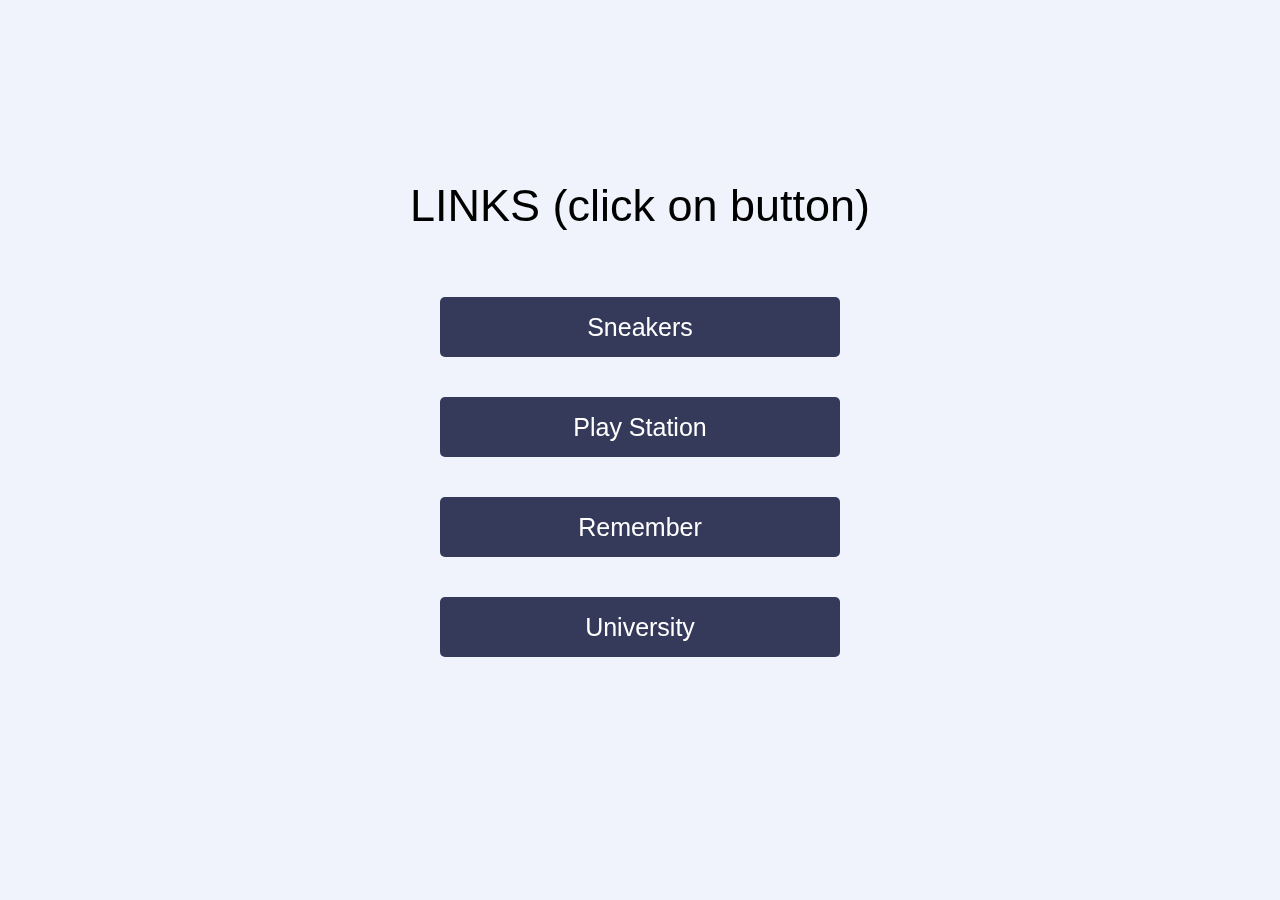
<file: index.html>
<!DOCTYPE html>
<html lang="en">
	<head>
		<meta charset="UTF-8" />
		<meta http-equiv="X-UA-Compatible" content="IE=edge" />
		<meta name="viewport" content="width=device-width, initial-scale=1.0" />
		<link rel="stylesheet" href="styles.css" />
		<title>Document</title>
	</head>
	<body>
		<div class="container">
			<div class="buttonLinks">
				<p class="title">LINKS (click on button)</p>
				<button onclick="document.location='./websites/sneakers/sneakers.html'">
					Sneakers
				</button>
				<button
					onclick="document.location='./websites/playstation/playstation.html'"
				>
					Play Station
				</button>
				<button onclick="document.location='./websites/remember/remember.html'">
					Remember
				</button>
				<button
					onclick="document.location='./websites/university/university.html'"
				>
					University
				</button>
			</div>
		</div>
	</body>
</html>
</file>
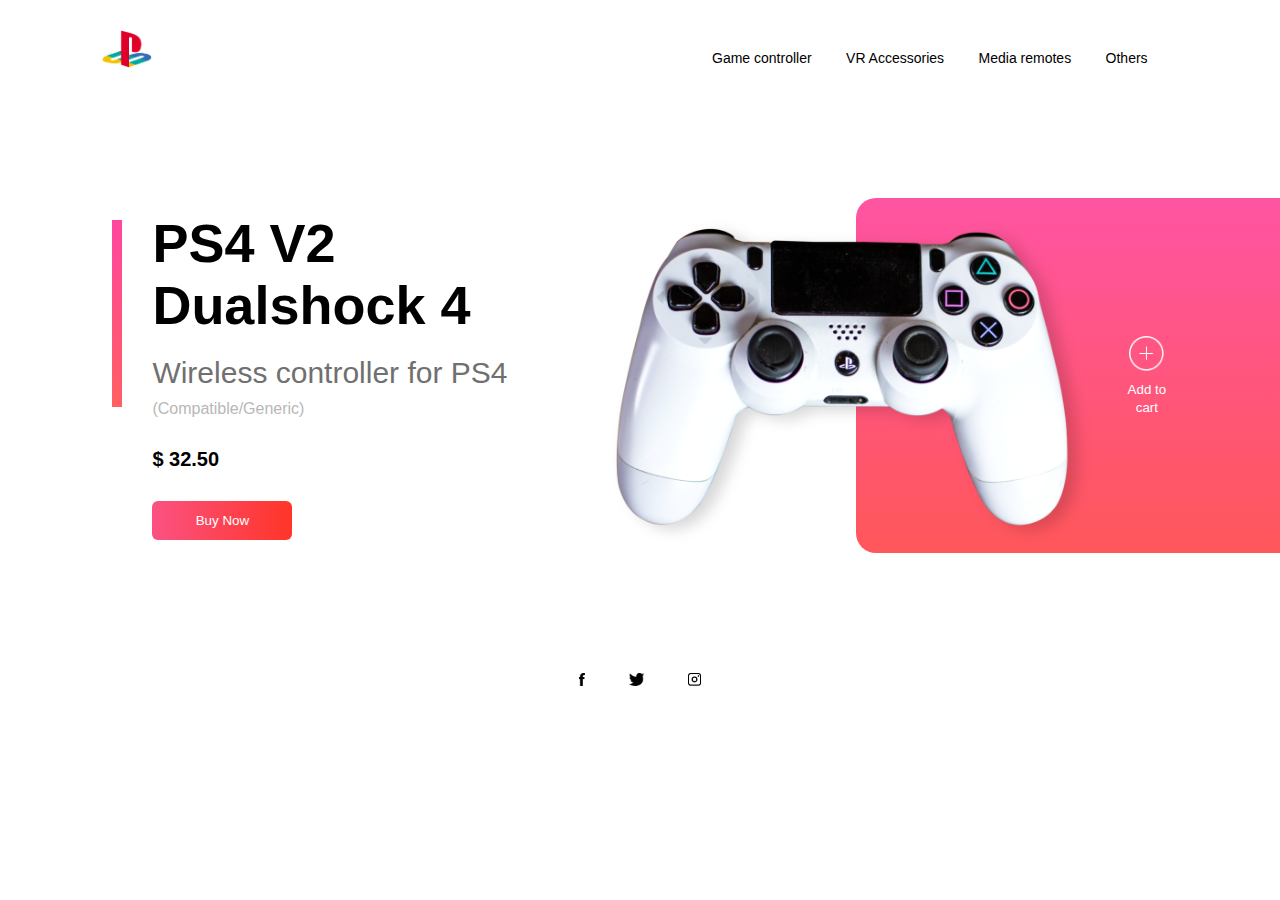
<file: websites/playstation/playstation.html>
<!DOCTYPE html>
<html lang="en">
	<head>
		<meta charset="UTF-8" />
		<meta http-equiv="X-UA-Compatible" content="IE=edge" />
		<meta name="viewport" content="width=device-width, initial-scale=1.0" />
		<link rel="stylesheet" href="style.css" />
		<title>PlayStation</title>
	</head>
	<body>
		<div class="container">
			<div class="navbar">
				<img src="img/logo.png" class="logo" />
				<nav>
					<ul id="menuList">
						<li><a href="">Game controller</a></li>
						<li><a href="">VR Accessories</a></li>
						<li><a href="">Media remotes</a></li>
						<li><a href="">Others</a></li>
					</ul>
				</nav>
				<img src="img/menu.png" class="menu-icon" onclick="toggleMenu()" />
			</div>
			<div class="row">
				<div class="col-1">
					<h2>PS4 V2<br />Dualshock 4</h2>
					<h3>Wireless controller for PS4</h3>
					<p>(Compatible/Generic)</p>
					<h4>$ 32.50</h4>
					<button type="button">Buy Now <img src="img/arrow.png" /></button>
				</div>
				<div class="col-2">
					<img src="img/controller.png" class="controller" />
					<div class="color-box"></div>
					<div class="add-btn">
						<img src="img/add.png" alt="" />
						<p><small>Add to cart</small></p>
					</div>
				</div>
			</div>
			<div class="social-links">
				<img src="img/fb.png" />
				<img src="img/tw.png" />
				<img src="img/ig.png" />
			</div>
		</div>
		<script>
			const menuList = document.getElementById('menuList')
			menuList.style.height = '0px'

			function toggleMenu() {
				if (menuList.style.height === '0px') {
					menuList.style.height = '130px'
				} else {
					menuList.style.height = '0px'
				}
			}
		</script>
	</body>
</html>
</file>
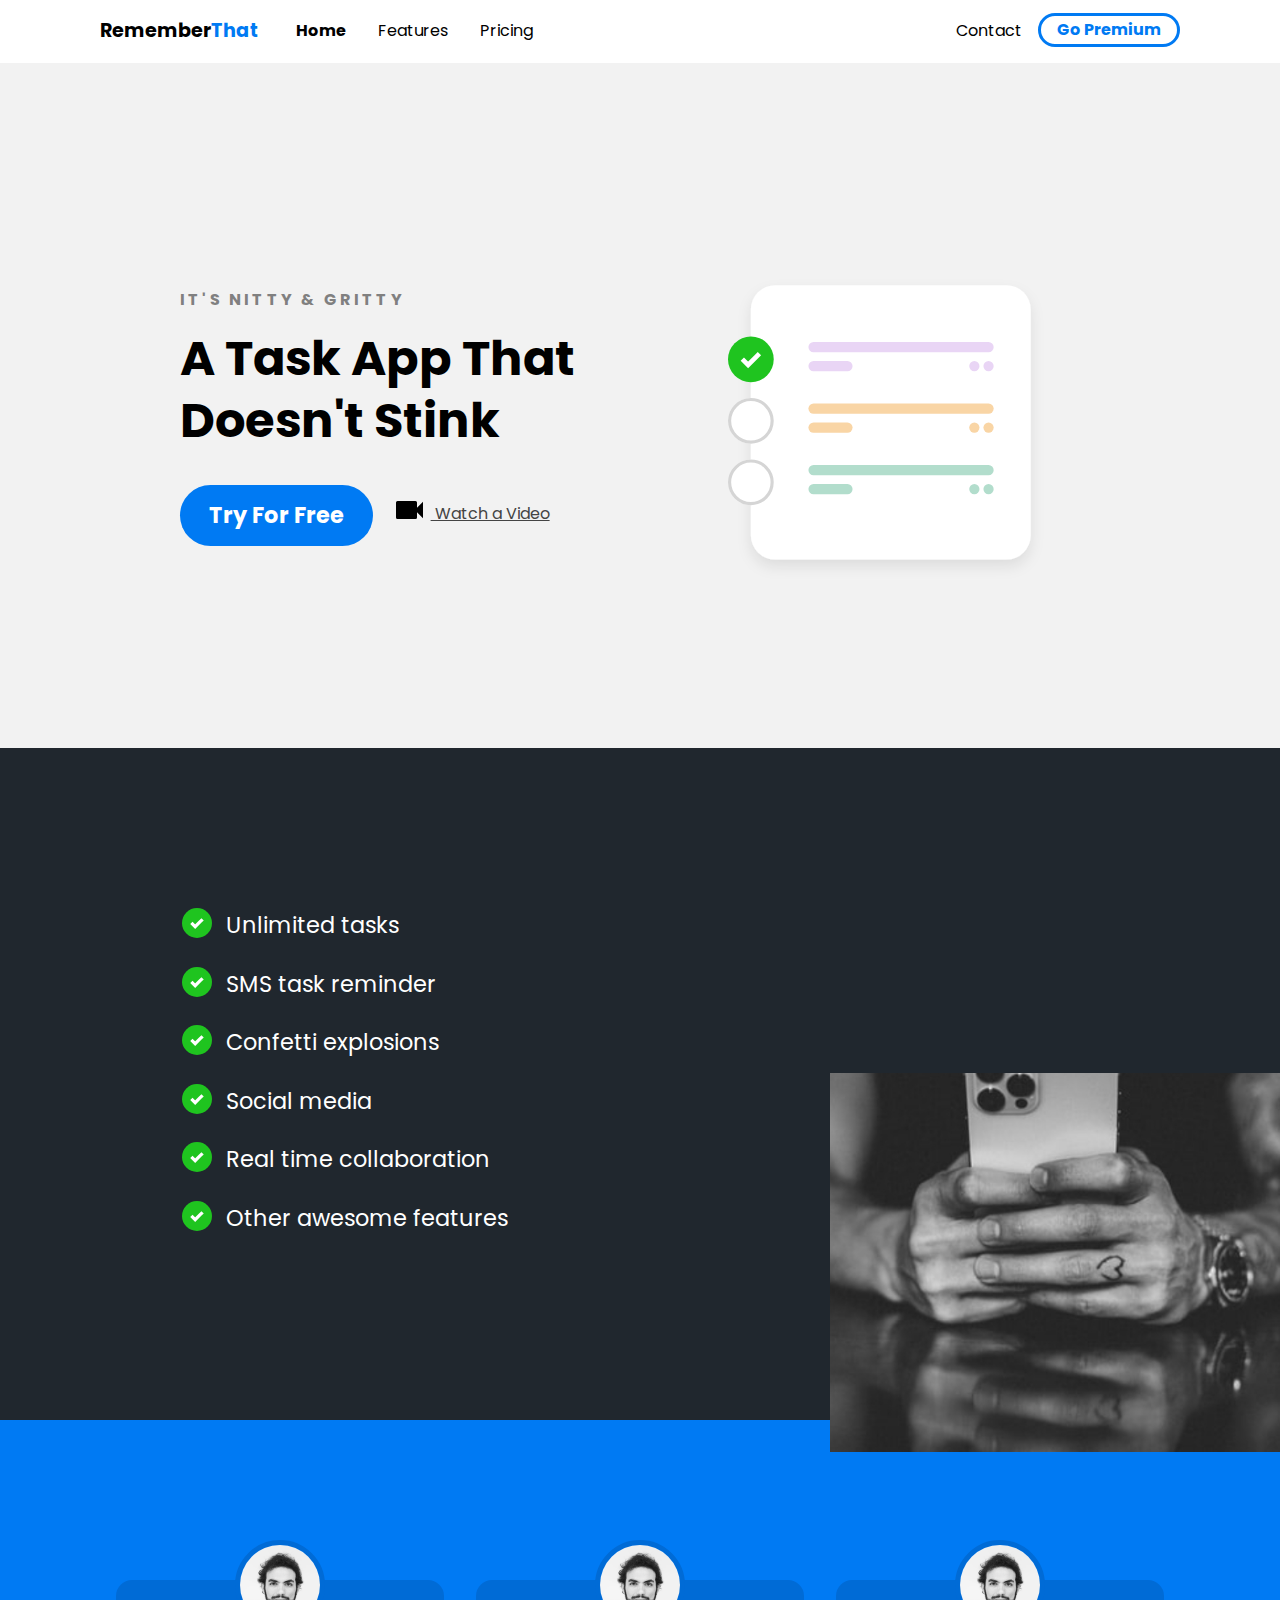
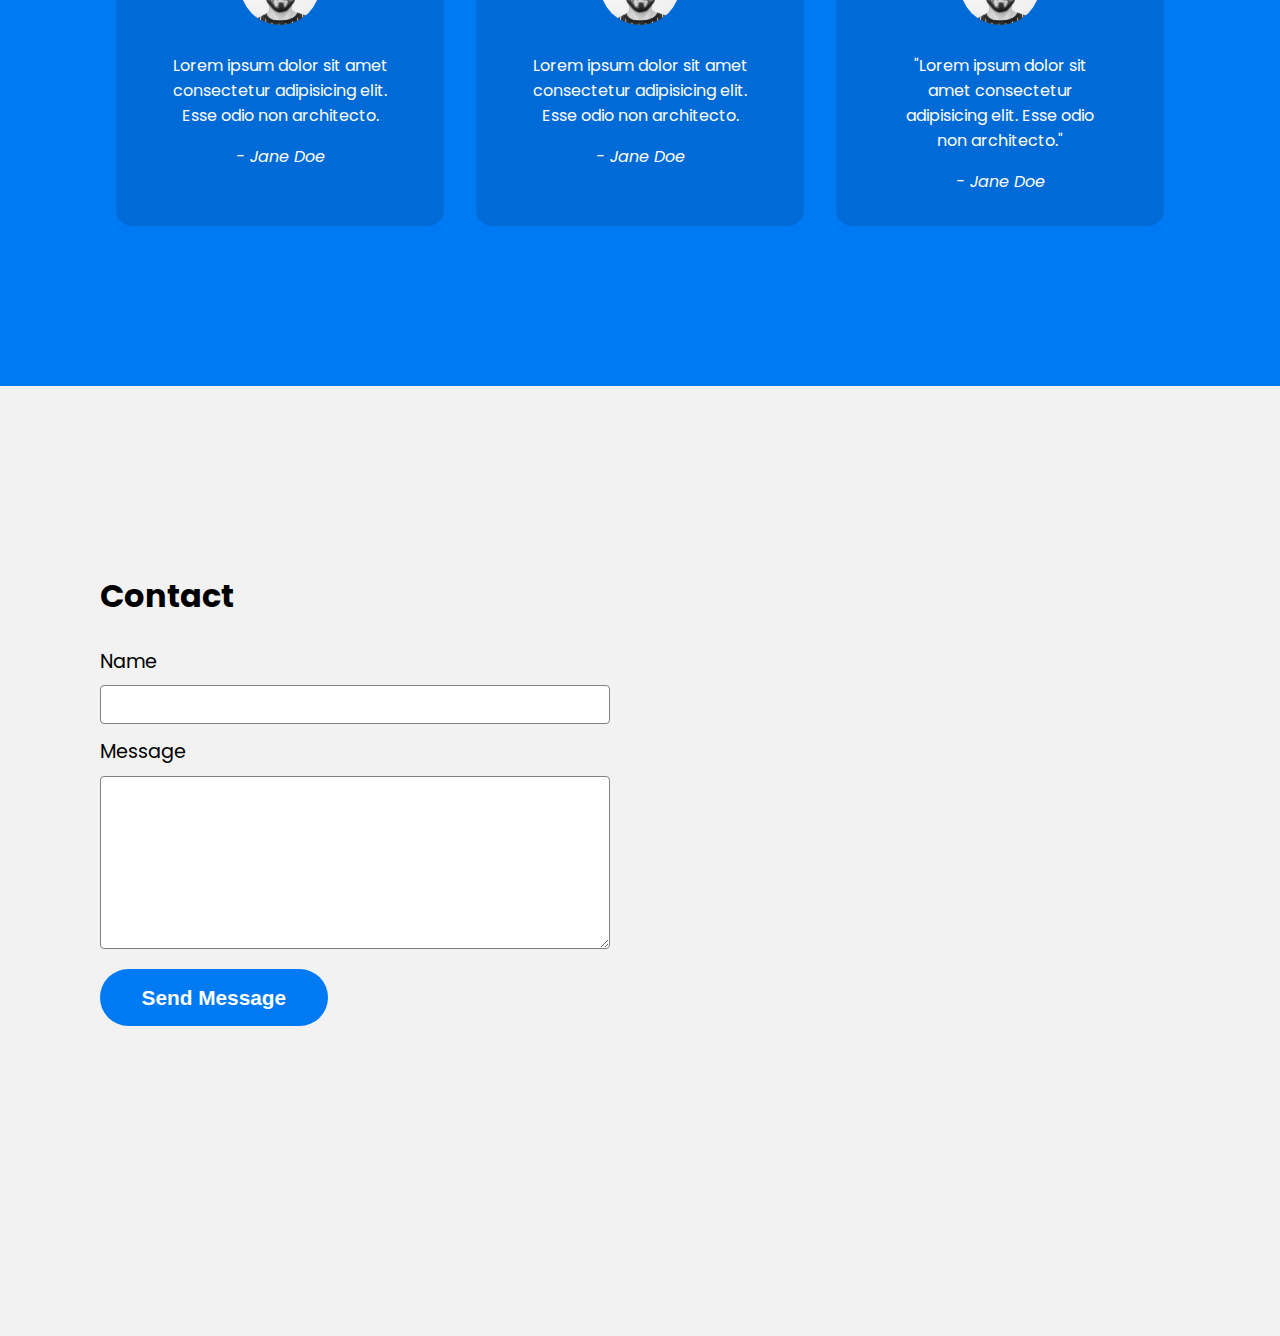
<file: websites/remember/remember.html>
<!DOCTYPE html>
<html lang="en">
	<head>
		<meta charset="UTF-8" />
		<meta http-equiv="X-UA-Compatible" content="IE=edge" />
		<meta name="viewport" content="width=device-width, initial-scale=1.0" />
		<link rel="stylesheet" href="css/main.css" />
		<title>Crash Course</title>
	</head>
	<body>
		<div class="navbar">
			<div class="container">
				<a href="#" class="logo">Remember<span>That</span></a>
				<img
					id="mobile-cta"
					class="mobile-menu"
					src="images/menu.svg"
					alt="Open navigation"
				/>
				<nav>
					<img
						id="mobile-exit"
						class="mobile-menu-exit"
						src="images/exit.svg"
						alt="Close navigation"
					/>
					<ul class="primary-nav">
						<li class="current"><a href="#">Home</a></li>
						<li><a href="#">Features</a></li>
						<li><a href="#">Pricing</a></li>
					</ul>
					<ul class="secondary-nav">
						<li><a href="#">Contact</a></li>
						<li class="go-premium-cta"><a href="#">Go Premium</a></li>
					</ul>
				</nav>
			</div>
		</div>

		<section class="hero">
			<div class="container">
				<div class="left-col">
					<p class="subhead">It's Nitty &amp; Gritty</p>
					<h1>A Task App That Doesn't Stink</h1>
					<div class="hero-cta">
						<a href="#" class="primary-cta">Try For Free</a>
						<a href="#" class="watch-video-cta">
							<img src="images/watch.svg" alt="Watch a video" />
							Watch a Video
						</a>
					</div>
				</div>
				<img
					src="images/illustration.svg"
					class="hero-img"
					alt="illustration"
				/>
			</div>
		</section>

		<section class="features-section">
			<div class="container">
				<ul class="features-list">
					<li>Unlimited tasks</li>
					<li>SMS task reminder</li>
					<li>Confetti explosions</li>
					<li>Social media</li>
					<li>Real time collaboration</li>
					<li>Other awesome features</li>
				</ul>
				<img src="images/holding-phone.jpg" alt="Holding phone" />
			</div>
		</section>

		<section class="testimonials-section">
			<div class="container">
				<ul>
					<li>
						<img src="images/person.jpg" alt="Person" />
						<blockquote>
							Lorem ipsum dolor sit amet consectetur adipisicing elit. Esse odio
							non architecto.
						</blockquote>
						<cite>- Jane Doe</cite>
					</li>
					<li>
						<img src="images/person.jpg" alt="Person" />
						<blockquote>
							Lorem ipsum dolor sit amet consectetur adipisicing elit. Esse odio
							non architecto.
						</blockquote>
						<cite>- Jane Doe</cite>
					</li>
					<li>
						<img src="images/person.jpg" alt="Person" />
						<blockquote>
							"Lorem ipsum dolor sit amet consectetur adipisicing elit. Esse
							odio non architecto."
						</blockquote>
						<cite> - Jane Doe</cite>
					</li>
				</ul>
			</div>
		</section>

		<section class="contact-section">
			<div class="container">
				<div class="contact-left">
					<h2>Contact</h2>
					<form action="">
						<label for="name">Name</label>
						<input type="text" id="name" name="name" />

						<label for="message">Message</label>
						<textarea
							name="message"
							id="message"
							cols="30"
							rows="10"
						></textarea>

						<input
							type="submit"
							class="send-message-cta"
							value="Send Message"
						/>
					</form>
				</div>

				<div class="contact-right">
					<iframe
						src="https://www.google.com/maps/embed?pb=!1m18!1m12!1m3!1d170921.7603638712!2d37.5291343326406!3d55.745609557345595!2m3!1f0!2f0!3f0!3m2!1i1024!2i768!4f13.1!3m3!1m2!1s0x46b54afc73d4b0c9%3A0x3d44d6cc5757cf4c!2z0JzQvtGB0LrQstCw!5e0!3m2!1sru!2sru!4v1643270483279!5m2!1sru!2sru"
						width="600"
						height="450"
						style="border: 0"
						allowfullscreen=""
						loading="lazy"
					></iframe>
				</div>
			</div>
		</section>

		<script>
			const mobileBtn = document.getElementById('mobile-cta')
			const nav = document.querySelector('nav')
			const mobileBtnExit = document.getElementById('mobile-exit')

			mobileBtn.addEventListener('click', () => {
				nav.classList.add('menu-btn')
			})

			mobileBtnExit.addEventListener('click', () => {
				nav.classList.remove('menu-btn')
			})
		</script>
	</body>
</html>
</file>
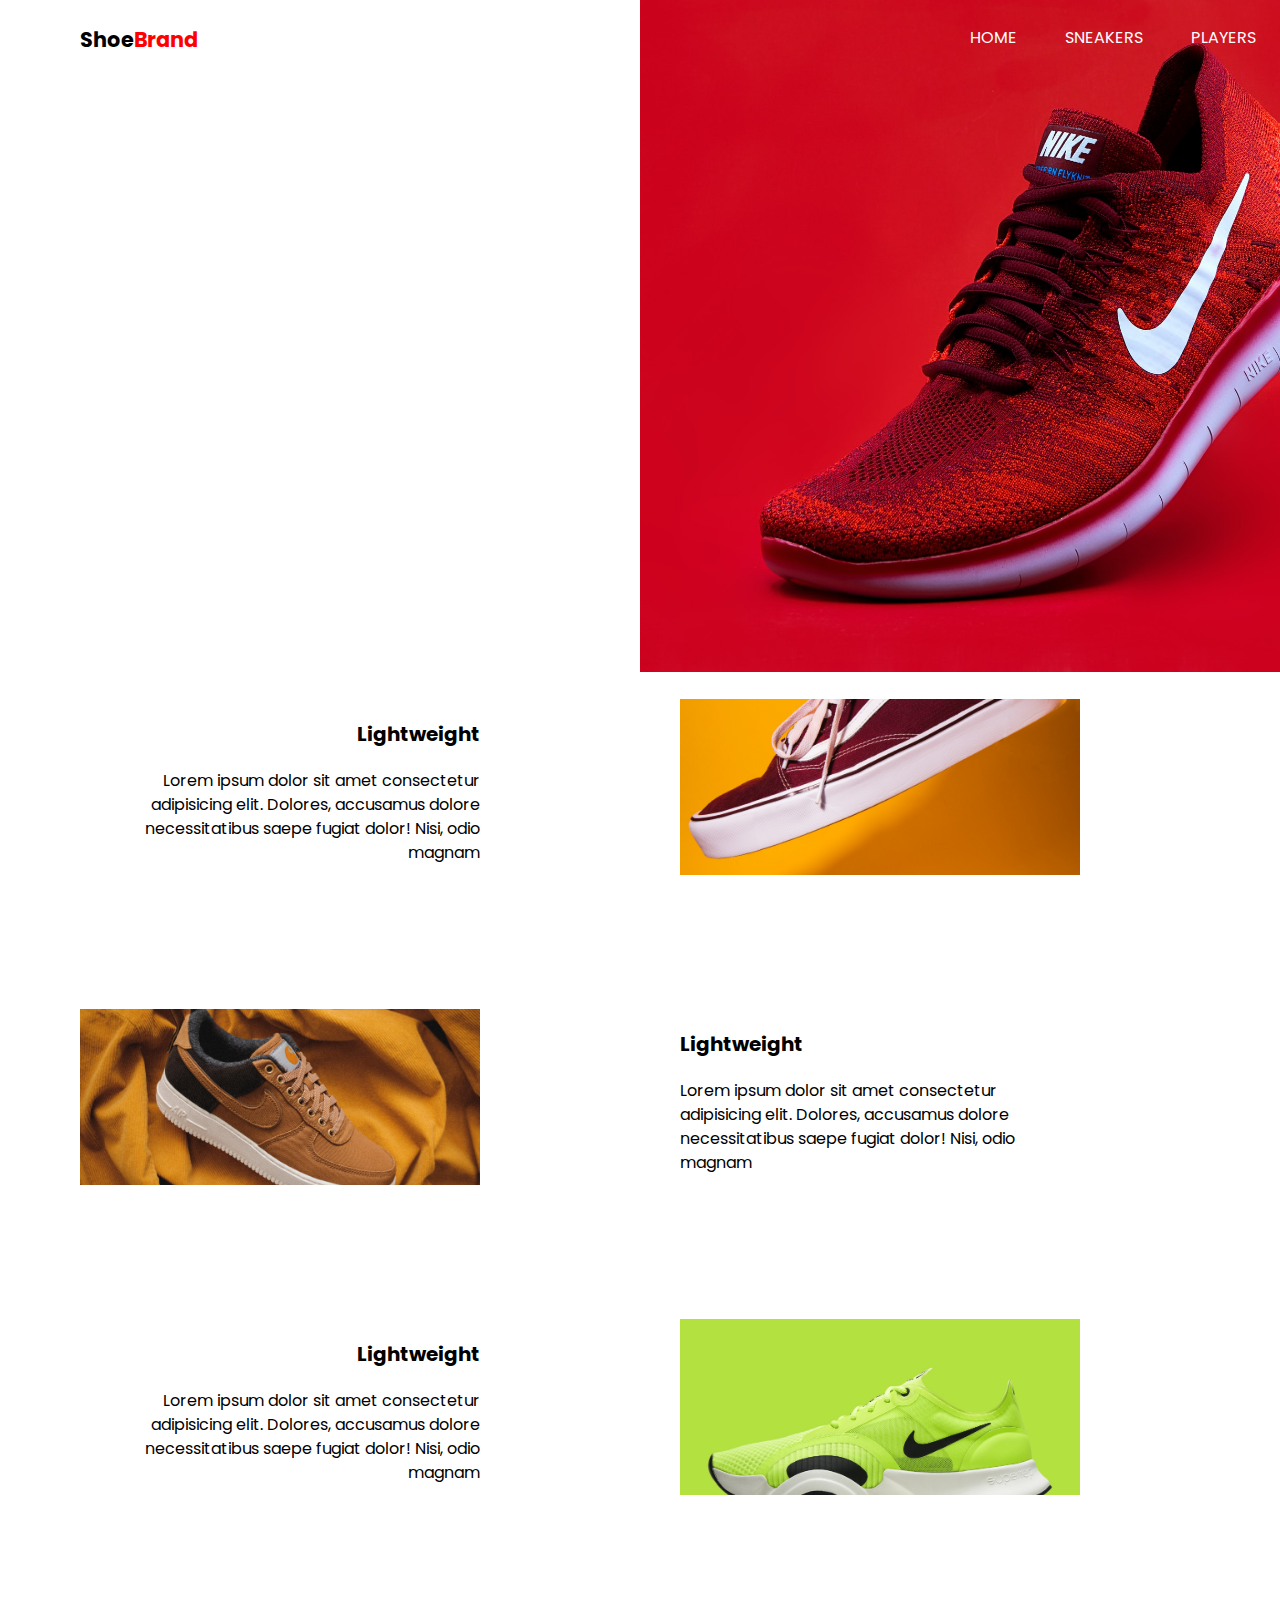
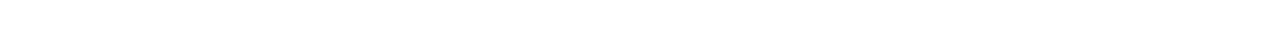
<file: websites/sneakers/sneakers.html>
<!DOCTYPE html>
<html lang="en">
	<head>
		<meta charset="UTF-8" />
		<meta http-equiv="X-UA-Compatible" content="IE=edge" />
		<meta name="viewport" content="width=device-width, initial-scale=1.0" />
		<title>Document</title>
		<link rel="preconnect" href="https://fonts.googleapis.com" />
		<link rel="preconnect" href="https://fonts.gstatic.com" crossorigin />
		<link
			href="https://fonts.googleapis.com/css2?family=Poppins:wght@400;700&display=swap"
			rel="stylesheet"
		/>
		<link rel="stylesheet" href="css/main.css" />
	</head>
	<body>
		<div class="hero-img"></div>
		<div class="wrapper">
			<header>
				<a href="index.html" class="logo">Shoe<span>Brand</span></a>

				<nav>
					<svg
						class="close"
						viewBox="0 0 33 33"
						fill="none"
						xmlns="http://www.w3.org/2000/svg"
					>
						<path
							d="M16.5 0.25C13.2861 0.25 10.1443 1.20305 7.47199 2.98862C4.79969 4.77419 2.71689 7.31209 1.48697 10.2814C0.257041 13.2507 -0.0647633 16.518 0.562247 19.6702C1.18926 22.8224 2.73692 25.7179 5.00952 27.9905C7.28213 30.2631 10.1776 31.8108 13.3298 32.4378C16.482 33.0648 19.7493 32.743 22.7186 31.513C25.6879 30.2831 28.2258 28.2003 30.0114 25.528C31.797 22.8557 32.75 19.7139 32.75 16.5C32.75 14.366 32.3297 12.2529 31.5131 10.2814C30.6964 8.30985 29.4994 6.51847 27.9905 5.00952C26.4815 3.50056 24.6902 2.3036 22.7186 1.48696C20.7471 0.670319 18.634 0.25 16.5 0.25V0.25ZM20.9038 18.5963C21.0561 18.7473 21.177 18.927 21.2595 19.1251C21.342 19.3231 21.3844 19.5355 21.3844 19.75C21.3844 19.9645 21.342 20.1769 21.2595 20.3749C21.177 20.573 21.0561 20.7527 20.9038 20.9038C20.7527 21.0561 20.573 21.177 20.3749 21.2594C20.1769 21.3419 19.9645 21.3844 19.75 21.3844C19.5355 21.3844 19.3231 21.3419 19.1251 21.2594C18.9271 21.177 18.7473 21.0561 18.5963 20.9038L16.5 18.7913L14.4038 20.9038C14.2527 21.0561 14.073 21.177 13.8749 21.2594C13.6769 21.3419 13.4645 21.3844 13.25 21.3844C13.0355 21.3844 12.8231 21.3419 12.6251 21.2594C12.427 21.177 12.2473 21.0561 12.0963 20.9038C11.9439 20.7527 11.8231 20.573 11.7406 20.3749C11.6581 20.1769 11.6156 19.9645 11.6156 19.75C11.6156 19.5355 11.6581 19.3231 11.7406 19.1251C11.8231 18.927 11.9439 18.7473 12.0963 18.5963L14.2088 16.5L12.0963 14.4038C11.7903 14.0978 11.6184 13.6827 11.6184 13.25C11.6184 12.8173 11.7903 12.4022 12.0963 12.0963C12.4023 11.7903 12.8173 11.6184 13.25 11.6184C13.6827 11.6184 14.0978 11.7903 14.4038 12.0963L16.5 14.2088L18.5963 12.0963C18.9023 11.7903 19.3173 11.6184 19.75 11.6184C20.1827 11.6184 20.5978 11.7903 20.9038 12.0963C21.2098 12.4022 21.3817 12.8173 21.3817 13.25C21.3817 13.6827 21.2098 14.0978 20.9038 14.4038L18.7913 16.5L20.9038 18.5963Z"
							fill="black"
						/>
					</svg>
					<ul>
						<li><a href="#">Home</a></li>
						<li><a href="#">Sneakers</a></li>
						<li><a href="#">Players</a></li>
					</ul>
				</nav>
				<svg
					class="menu"
					viewBox="0 0 48 32"
					fill="none"
					xmlns="http://www.w3.org/2000/svg"
				>
					<path
						d="M24 32H0V26.6667H24V32ZM48 18.6667H0V13.3333H48V18.6667ZM48 5.33333H24V0H48V5.33333Z"
						fill="white"
					/>
				</svg>
			</header>

			<section class="hero">
				<h1>Regain your confedence on the court</h1>

				<p class="subhead">
					Lorem ipsum dolor sit amet consectetur adipisicing elit. Doloribus,
					id.
				</p>

				<svg
					class="down-arrow"
					viewBox="0 0 16 132"
					fill="none"
					xmlns="http://www.w3.org/2000/svg"
				>
					<path
						d="M7.29289 131.707C7.68341 132.098 8.31658 132.098 8.7071 131.707L15.0711 125.343C15.4616 124.953 15.4616 124.319 15.0711 123.929C14.6805 123.538 14.0474 123.538 13.6568 123.929L7.99999 129.586L2.34314 123.929C1.95262 123.538 1.31945 123.538 0.928927 123.929C0.538402 124.319 0.538402 124.953 0.928927 125.343L7.29289 131.707ZM7 -4.37114e-08L6.99999 131L8.99999 131L9 4.37114e-08L7 -4.37114e-08Z"
						fill="black"
					/>
				</svg>
			</section>

			<section class="more-info">
				<div class="feature">
					<div class="content">
						<p class="title">Lightweight</p>
						<p class="desc">
							Lorem ipsum dolor sit amet consectetur adipisicing elit. Dolores,
							accusamus dolore necessitatibus saepe fugiat dolor! Nisi, odio
							magnam
						</p>
					</div>
					<img src="images/shoe2.jpg" alt="Another shoe" />
				</div>
				<div class="feature left">
					<div class="content">
						<p class="title">Lightweight</p>
						<p class="desc">
							Lorem ipsum dolor sit amet consectetur adipisicing elit. Dolores,
							accusamus dolore necessitatibus saepe fugiat dolor! Nisi, odio
							magnam
						</p>
					</div>
					<img src="images/shoe3.jpg" alt="Another shoe" />
				</div>
				<div class="feature">
					<div class="content">
						<p class="title">Lightweight</p>
						<p class="desc">
							Lorem ipsum dolor sit amet consectetur adipisicing elit. Dolores,
							accusamus dolore necessitatibus saepe fugiat dolor! Nisi, odio
							magnam
						</p>
					</div>
					<img src="images/shoe4.jpg" alt="Another shoe" />
				</div>
			</section>
		</div>
		<script>
			const menu = document.querySelector('.menu')
			const closeIt = document.querySelector('.close')
			const nav = document.querySelector('nav')

			menu.addEventListener('click', () => {
				nav.classList.add('open-nav')
			})

			closeIt.addEventListener('click', () => {
				nav.classList.remove('open-nav')
			})
		</script>
	</body>
</html>
</file>
<file: styles.css>
.container {
  background: rgba(182, 191, 240, .2);
  position: fixed;
  width: 100%;
  height: 100%;
  top: 0px;
  left: 0px;
  z-index: 1000;
}

.buttonLinks {
  display: flex;
  flex-direction: column;
  align-items: center;
  position: relative;
  top: 15%;
}

.title {
  font-family: 'Segoe UI', sans-serif;
  font-size: 45px;
  color: rgb(0, 0, 0);
}

button {
  width: 400px;
  height: 60px;
  margin: 20px;
  font-family: 'Segoe UI', sans-serif;
  font-size: 25px;
  color: rgb(255, 255, 255);
  border: none;
  border-radius: 5px;
  background: rgb(53, 57, 90);
}

button:hover {
  background: rgb(107, 145, 226);
  color: rgb(0, 0, 0);
  cursor: pointer;
  font-size: 35px;
}
</file>
<file: websites/playstation/style.css>
* {
	margin: 0;
	padding: 0;
	font-family: sans-serif;
}

.container {
	width: 100%;
	min-height: 100vh;
	padding-left: 8%;
	padding-right: 8%;
	box-sizing: border-box;
	overflow: hidden;
}

.navbar {
	width: 100%;
	display: flex;
	align-items: center;
}

.logo {
	width: 50px;
	cursor: pointer;
	margin: 30px 0;
}

.menu-icon {
	width: 25px;
	cursor: pointer;
	display: none;
}

nav {
	flex: 1;
	text-align: right;
}

nav ul li {
	list-style: none;
	display: inline-block;
	margin-right: 30px;
}

nav ul li a {
	text-decoration: none;
	color: #000;
	font-size: 14px;
}

nav ul li a:hover {
	color: rgb(255, 79, 79);
}

.row {
	display: flex;
	justify-content: space-between;
	align-items: center;
	margin: 100px 0;
}

.col-1 {
	flex-basis: 40%;
	position: relative;
	margin-left: 50px;
}

.col-1 h2 {
	font-size: 54px;
}

.col-1 h3 {
	font-size: 30px;
	color: #707070;
	font-weight: 100;
	margin: 20px 0 10px;
}

.col-1 p {
	font-size: 16px;
	color: #b7b7b7;
	font-weight: 100;
}

.col-1 h4 {
	margin: 30px 0;
	font-size: 20px;
}

button {
	width: 140px;
	border: 0;
	padding: 12px 10px;
	outline: none;
	color: white;
	background: linear-gradient(to right, #fb5283, #ff3527);
	border-radius: 6px;
	cursor: pointer;
	transition: width 0.5s;
}

button img {
	width: 30px;
	display: none;
}

button:hover img {
	display: block;
}

button:hover {
	width: 160px;
	display: flex;
	align-items: center;
	justify-content: space-between;
}

.col-1::after {
	content: '';
	width: 10px;
	height: 57%;
	background: linear-gradient(#ff469f, #ff6062);
	position: absolute;
	left: -40px;
	top: 8px;
}

.col-2 {
	position: relative;
	flex-basis: 60%;
	display: flex;
	align-items: center;
}

.col-2 .controller {
	width: 90%;
}

.color-box {
	position: absolute;
	right: 0;
	top: 0;
	background: linear-gradient(#ff54a2, #ff575a);
	border-radius: 20px 0 0 20px;
	height: 100%;
	width: 80%;
	z-index: -1;
	transform: translateX(170px);
}

.add-btn img {
	width: 35px;
	margin-bottom: 5px;
}

.add-btn {
	text-align: center;
	color: white;
	cursor: pointer;
}

.social-links img {
	height: 13px;
	margin: 20px;
	cursor: pointer;
}

.social-links {
	text-align: center;
}

@media only screen and (max-width: 700px) {
	nav ul {
		width: 100%;
		background: linear-gradient(#ff54a2, #ff575a);
		position: absolute;
		top: 75px;
		right: 0;
		z-index: 2;
	}
	nav ul li {
		display: block;
		margin-top: 10px;
		margin-bottom: 10px;
	}
	nav ul li a {
		color: white;
	}
	.menu-icon {
		display: block;
	}
	#menuList {
		overflow: hidden;
		transition: 0.5s;
	}
	.row {
		flex-direction: column-reverse;
		margin: 50px 0;
	}
	.col-2 {
		flex-basis: 100%;
		margin-bottom: 50px;
	}
	.col-2 .controller {
		width: 77%;
	}
	.color-box {
		transform: translateX(75px);
	}
	.col-1 {
		flex-basis: 100%;
	}
	.col-1 h2 {
		font-size: 35px;
	}
	.col-1 h3 {
		font-size: 15px;
	}
}
</file>
<file: websites/remember/css/main.css>
@import url("https://fonts.googleapis.com/css2?family=Poppins:wght@400;700&display=swap");
:root {
  --primary-color: #007af3;
}

body {
  background: #f2f2f2;
  margin: 0;
  font-family: 'Poppins';
}

.navbar {
  background: white;
  padding: 1em;
}

.navbar .logo {
  text-decoration: none;
  font-weight: bold;
  color: black;
  font-size: 1.2em;
}

.navbar .logo span {
  color: var(--primary-color);
}

.navbar nav {
  display: none;
}

.navbar .container {
  display: -webkit-box;
  display: -ms-flexbox;
  display: flex;
  place-content: space-between;
}

.navbar .mobile-menu {
  cursor: pointer;
}

a {
  color: #444444;
}

ul {
  list-style-type: none;
  margin: 0;
  padding: 0;
}

section {
  padding: 5em 2em;
}

.hero {
  text-align: center;
}

.left-col .subhead {
  text-transform: uppercase;
  font-weight: bold;
  color: gray;
  letter-spacing: 0.2em;
}

.left-col h1 {
  font-size: 2.5em;
  line-height: 1.3em;
  margin-top: 0.2em;
}

.left-col .primary-cta {
  background: var(--primary-color);
  color: white;
  text-decoration: none;
  padding: 0.6em 1.3em;
  font-size: 1.4em;
  border-radius: 5em;
  font-weight: bold;
  display: inline-block;
}

.left-col .watch-video-cta {
  display: block;
  margin-top: 1em;
}

.left-col .watch-video-cta img {
  margin-right: 0.5em;
}

.hero-img {
  width: 70%;
  margin-top: 3em;
}

section.features-section {
  background: #20272e;
  color: white;
}

ul.features-list {
  margin: 0;
  padding-left: 0.1em;
  display: -ms-grid;
  display: grid;
  -ms-grid-columns: (minmax(19rem, 1fr))[auto-fit];
      grid-template-columns: repeat(auto-fit, minmax(19rem, 1fr));
}

ul.features-list li {
  font-size: 1.1em;
  margin-bottom: 1.1em;
  margin-left: 2em;
  position: relative;
}

ul.features-list li::before {
  content: '';
  left: -2em;
  position: absolute;
  width: 20px;
  height: 20px;
  background-image: url("../images/bullet.svg");
  background-size: contain;
  margin-right: 0.5em;
}

.features-section img {
  display: none;
}

.testimonials-section {
  background: var(--primary-color);
  color: white;
}

.testimonials-section li {
  background: #006bd6;
  text-align: center;
  padding: 2em 1em;
  width: 80%;
  margin: 0 auto 5em auto;
  border-radius: 1em;
}

.testimonials-section li img {
  width: 5em;
  height: 5em;
  border: 5px solid #006bd6;
  border-radius: 50%;
  margin-top: -4.5em;
}

h2 {
  font-size: 2em;
}

label {
  display: block;
  font-size: 1.2em;
  margin-bottom: 0.5em;
}

input,
textarea {
  width: 100%;
  padding: 0.8em;
  margin-bottom: 1em;
  border-radius: 0.3em;
  border: 1px solid gray;
  -webkit-box-sizing: border-box;
          box-sizing: border-box;
}

input[type='submit'] {
  background-color: var(--primary-color);
  color: white;
  font-weight: bold;
  font-size: 1.3em;
  border: none;
  margin-bottom: 5em;
  border-radius: 5em;
  display: inline-block;
  padding: 0.8em 2em;
  width: unset;
  cursor: pointer;
}

iframe {
  width: 100%;
  height: 300px;
}

nav.menu-btn {
  display: block;
}

nav {
  position: fixed;
  z-index: 999;
  width: 66%;
  right: 0;
  top: 0;
  background: #20272e;
  height: 100vh;
  padding: 1em;
}

nav ul.primary-nav {
  margin-top: 5em;
}

nav li a {
  color: white;
  text-decoration: none;
  display: block;
  padding: 0.5em;
  font-size: 1.3em;
  text-align: right;
}

nav li a:hover {
  font-weight: bold;
}

.mobile-menu-exit {
  float: right;
  margin: 0.5em;
  cursor: pointer;
}

@media only screen and (min-width: 768px) {
  .mobile-menu,
  .mobile-menu-exit {
    display: none;
  }
  .navbar .container {
    display: -ms-grid;
    display: grid;
    -ms-grid-columns: 180px auto;
        grid-template-columns: 180px auto;
    -webkit-box-pack: unset;
        -ms-flex-pack: unset;
            justify-content: unset;
  }
  .navbar nav {
    display: -webkit-box;
    display: -ms-flexbox;
    display: flex;
    -webkit-box-pack: justify;
        -ms-flex-pack: justify;
            justify-content: space-between;
    background: none;
    position: unset;
    height: auto;
    width: 100%;
    padding: 0;
  }
  .navbar nav ul {
    display: -webkit-box;
    display: -ms-flexbox;
    display: flex;
  }
  .navbar nav a {
    color: black;
    font-size: 1em;
    padding: 0.1em 1em;
  }
  .navbar nav ul.primary-nav {
    margin: 0;
  }
  .navbar nav li.current a {
    font-weight: bold;
  }
  .navbar nav li.go-premium-cta a {
    color: var(--primary-color);
    border: 3px solid var(--primary-color);
    font-weight: bold;
    border-radius: 5em;
    margin-top: -0.2em;
  }
  .navbar nav li.go-premium-cta a:hover {
    background: var(--primary-color);
    color: white;
  }
}

@media only screen and (min-width: 1080px) {
  .container {
    width: 1080px;
    margin: 0 auto;
  }
  section {
    padding: 10em 4em;
  }
  .hero .container {
    display: -webkit-box;
    display: -ms-flexbox;
    display: flex;
    -webkit-box-pack: justify;
        -ms-flex-pack: justify;
            justify-content: space-between;
    text-align: left;
  }
  .hero .container .left-col {
    margin: 3em 3em 0 5em;
  }
  .hero .container .left-col h1 {
    font-size: 3em;
    width: 90%;
  }
  .hero-img {
    width: 30%;
    margin-right: 8em;
  }
  .hero-cta {
    display: -webkit-box;
    display: -ms-flexbox;
    display: flex;
  }
  .primary-cta {
    margin-right: 1em;
  }
  ul.features-list {
    display: block;
    margin-left: 5em;
  }
  ul.features-list li {
    font-size: 1.4em;
  }
  ul.features-list li::before {
    width: 30px;
    height: 30px;
  }
  .features-section {
    position: relative;
  }
  .features-section img {
    display: block;
    width: 450px;
    position: absolute;
    right: 0;
    bottom: -2em;
  }
  .testimonials-section ul {
    display: -webkit-box;
    display: -ms-flexbox;
    display: flex;
  }
  .testimonials-section ul li {
    margin: 0 1em;
  }
  .contact-section {
    position: relative;
  }
  .contact-section .container {
    display: -webkit-box;
    display: -ms-flexbox;
    display: flex;
  }
  .contact-right {
    position: absolute;
    right: 1%;
    top: 5%;
    width: 45%;
    height: 100%;
  }
  .contact-right iframe {
    height: 90%;
  }
}

@media only screen and (min-width: 1450px) {
  .features-section::before {
    content: '';
    position: absolute;
    width: 10%;
    height: 20em;
    background: var(--primary-color);
    left: 0;
    top: -4em;
  }
  .features-section::after {
    content: '';
    position: absolute;
    width: 200px;
    height: 20em;
    background: url("../images/dots.svg") no-repeat;
    left: 6.5em;
    top: 2em;
  }
}
/*# sourceMappingURL=main.css.map */
</file>
<file: websites/sneakers/css/main.css>
body {
  margin: 1.5em;
  font-family: 'Poppins', sans-serif;
}

a {
  text-decoration: none;
  font-size: 1.3rem;
}

.hero-img {
  position: absolute;
  top: 0;
  left: 0;
  background: url("../images/shoe.jpg");
  background-size: cover;
  background-position-x: 20%;
  background-position-y: 20%;
  width: 100%;
  height: 100vh;
  z-index: -1;
  -webkit-animation: introLoad 2s forwards;
          animation: introLoad 2s forwards;
}

.logo {
  color: white;
  font-weight: 700;
}

nav {
  position: fixed;
  right: 0;
  top: 0;
  background: white;
  height: 100vh;
  width: 50%;
  z-index: 2;
  text-transform: uppercase;
  -webkit-transform: translateX(100%);
          transform: translateX(100%);
  -webkit-transition: -webkit-transform 0.5s ease-in-out;
  transition: -webkit-transform 0.5s ease-in-out;
  transition: transform 0.5s ease-in-out;
  transition: transform 0.5s ease-in-out, -webkit-transform 0.5s ease-in-out;
}

nav ul {
  list-style-type: none;
  padding: 0;
  margin-top: 8em;
}

nav ul a {
  color: black;
  padding: 0.75em 2em;
  display: block;
}

nav ul a:hover {
  background: #d4d4d4;
}

nav .close {
  float: right;
  margin: 2em;
  width: 2.5em;
}

header {
  display: -webkit-box;
  display: -ms-flexbox;
  display: flex;
  -webkit-box-pack: justify;
      -ms-flex-pack: justify;
          justify-content: space-between;
}

header svg {
  width: 3em;
  margin-top: -0.6em;
  cursor: pointer;
}

h1 {
  font-size: 3rem;
  margin-top: 2em;
  line-height: 3.3rem;
}

.subhead {
  font-size: 1.4rem;
}

section.hero {
  color: white;
  height: 90vh;
  opacity: 0;
  -webkit-animation: moveDown 1s ease-in-out forwards;
          animation: moveDown 1s ease-in-out forwards;
}

section.hero .down-arrow {
  stroke: white;
  position: absolute;
  bottom: 2em;
  width: 1em;
  animation: moveArrow 1s alternate-reverse infinite;
}

section.hero .down-arrow path {
  fill: white;
}

.more-info img {
  width: 100%;
  -o-object-fit: cover;
     object-fit: cover;
  height: 11em;
}

.more-info .title {
  font-weight: 700;
  font-size: 1.25rem;
}

.more-info .desc {
  line-height: 1.5rem;
}

.open-nav {
  -webkit-transform: translateX(0);
          transform: translateX(0);
}

@media only screen and (min-width: 680px) {
  body {
    margin: 1.5em 5em;
  }
}

@media only screen and (min-width: 920px) {
  .menu {
    display: none;
  }
  nav {
    -webkit-transform: translateX(0);
            transform: translateX(0);
    position: unset;
    display: block;
    width: auto;
    height: auto;
    background: none;
  }
  nav svg.close {
    display: none;
  }
  nav ul {
    display: -webkit-box;
    display: -ms-flexbox;
    display: flex;
    margin: 0;
  }
  nav ul a {
    color: white;
    padding: 0.05em 1.5em;
    font-size: 1rem;
  }
  nav ul a:hover {
    color: red;
    background: white;
    border-radius: 5px;
  }
  .hero-img {
    left: unset;
    right: 0;
    width: 50%;
    height: 42em;
  }
  .logo {
    color: black;
  }
  .logo span {
    color: red;
  }
  section.hero {
    color: black;
    height: auto;
    width: 40%;
    margin-bottom: 8em;
  }
  section.hero svg.down-arrow {
    stroke: black;
    position: unset;
  }
  section.hero svg.down-arrow path {
    fill: black;
  }
  .feature {
    display: -ms-grid;
    display: grid;
    -ms-grid-columns: (auto)[2];
        grid-template-columns: repeat(2, auto);
    gap: 3em;
    margin-bottom: 8em;
  }
  .feature img {
    width: 25em;
  }
  .feature .content {
    text-align: right;
    width: 25em;
  }
  .feature.left {
        grid-template-areas: 'left right';
  }
  .feature.left img {
    -ms-grid-row: 1;
    -ms-grid-column: 1;
    grid-area: left;
  }
  .feature.left .content {
    text-align: left;
    width: 25em;
    -ms-grid-column-align: left;
        justify-self: left;
  }
}

@media only screen and (min-width: 1200px) {
  .wrapper {
    width: 1200px;
    margin: 0 auto;
  }
  .feature {
    gap: 0;
  }
}

@-webkit-keyframes introLoad {
  from {
    -webkit-clip-path: polygon(0 0, 100% 0, 100% 0, 0 0);
            clip-path: polygon(0 0, 100% 0, 100% 0, 0 0);
  }
  to {
    -webkit-clip-path: polygon(0 0, 100% 0, 100% 100%, 0 100%);
            clip-path: polygon(0 0, 100% 0, 100% 100%, 0 100%);
  }
}

@keyframes introLoad {
  from {
    -webkit-clip-path: polygon(0 0, 100% 0, 100% 0, 0 0);
            clip-path: polygon(0 0, 100% 0, 100% 0, 0 0);
  }
  to {
    -webkit-clip-path: polygon(0 0, 100% 0, 100% 100%, 0 100%);
            clip-path: polygon(0 0, 100% 0, 100% 100%, 0 100%);
  }
}

@-webkit-keyframes moveArrow {
  from {
    -webkit-transform: translateY(-30px);
            transform: translateY(-30px);
  }
  to {
    -webkit-transform: translateY(0px);
            transform: translateY(0px);
  }
}

@keyframes moveArrow {
  from {
    -webkit-transform: translateY(-30px);
            transform: translateY(-30px);
  }
  to {
    -webkit-transform: translateY(0px);
            transform: translateY(0px);
  }
}

@-webkit-keyframes moveDown {
  from {
    -webkit-transform: translateY(-100px);
            transform: translateY(-100px);
  }
  to {
    -webkit-transform: translateY(0);
            transform: translateY(0);
    opacity: 100;
  }
}

@keyframes moveDown {
  from {
    -webkit-transform: translateY(-100px);
            transform: translateY(-100px);
  }
  to {
    -webkit-transform: translateY(0);
            transform: translateY(0);
    opacity: 100;
  }
}
/*# sourceMappingURL=main.css.map */
</file>
